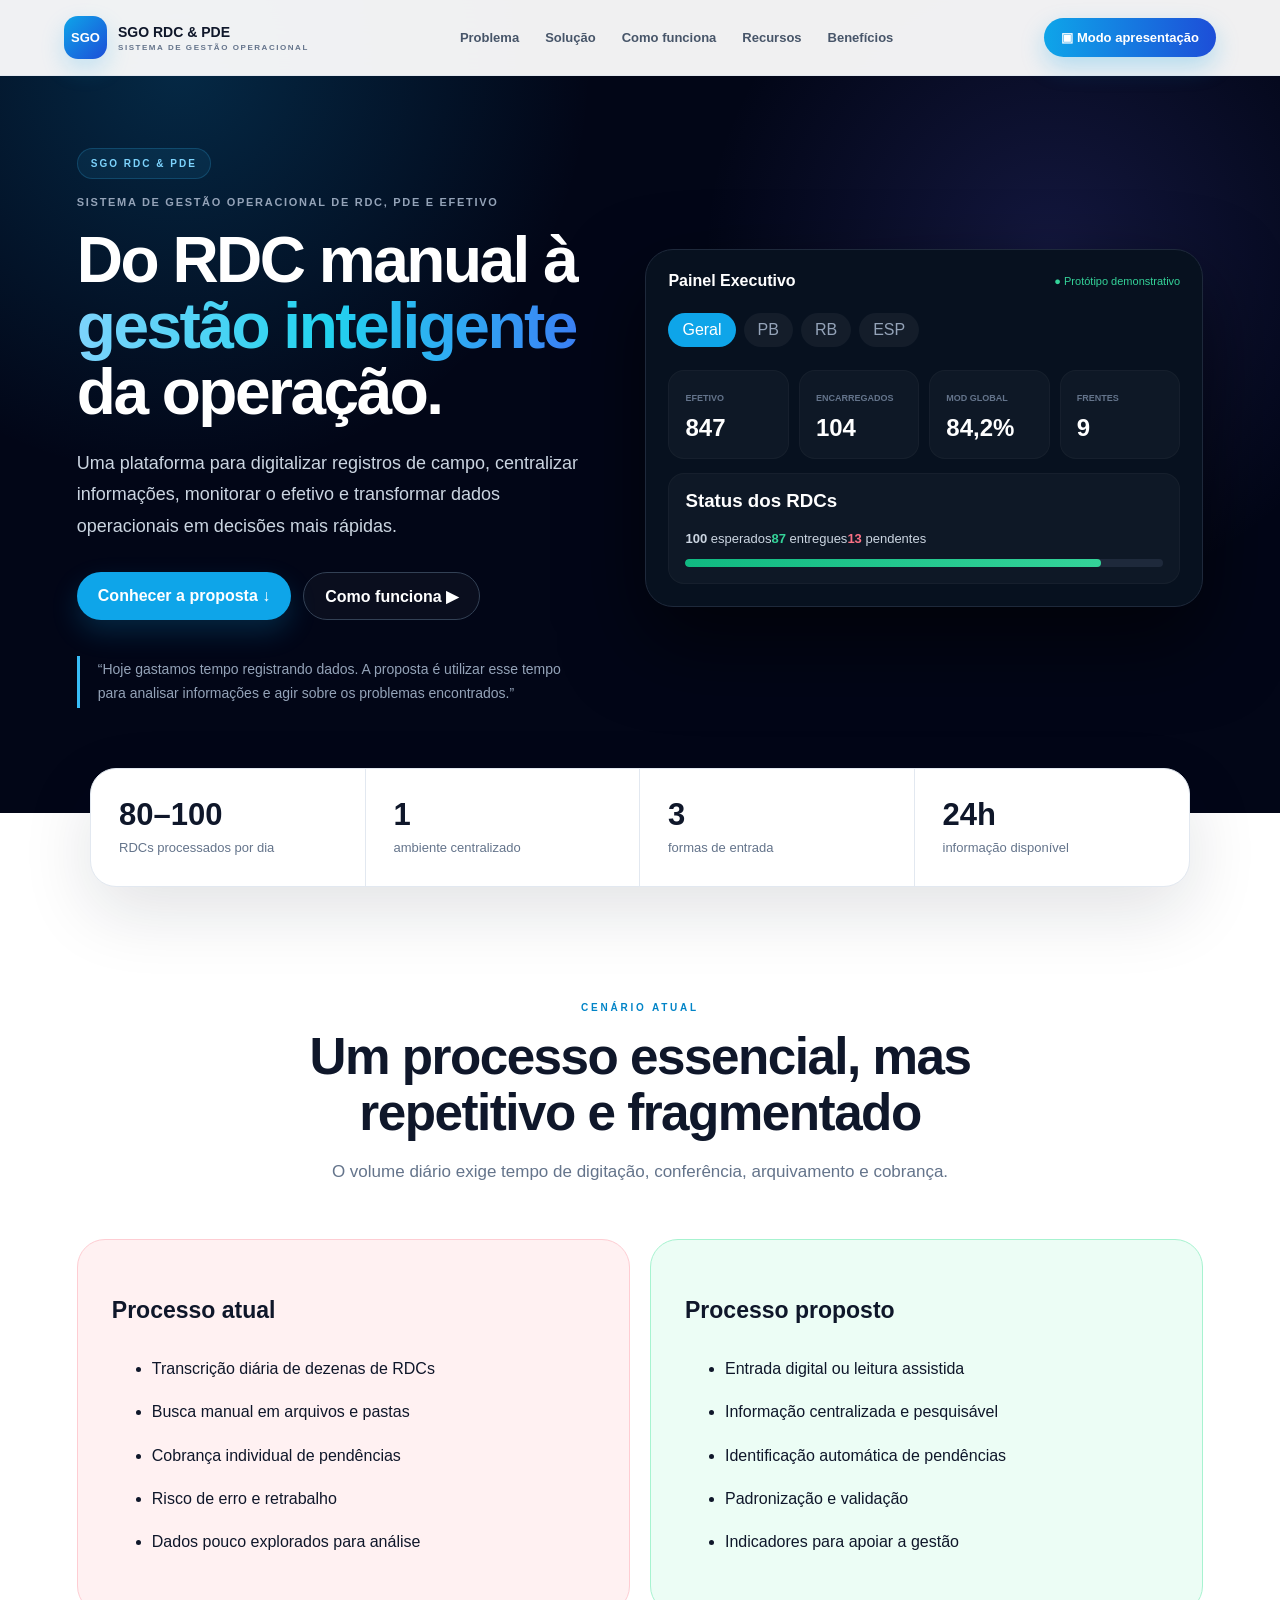
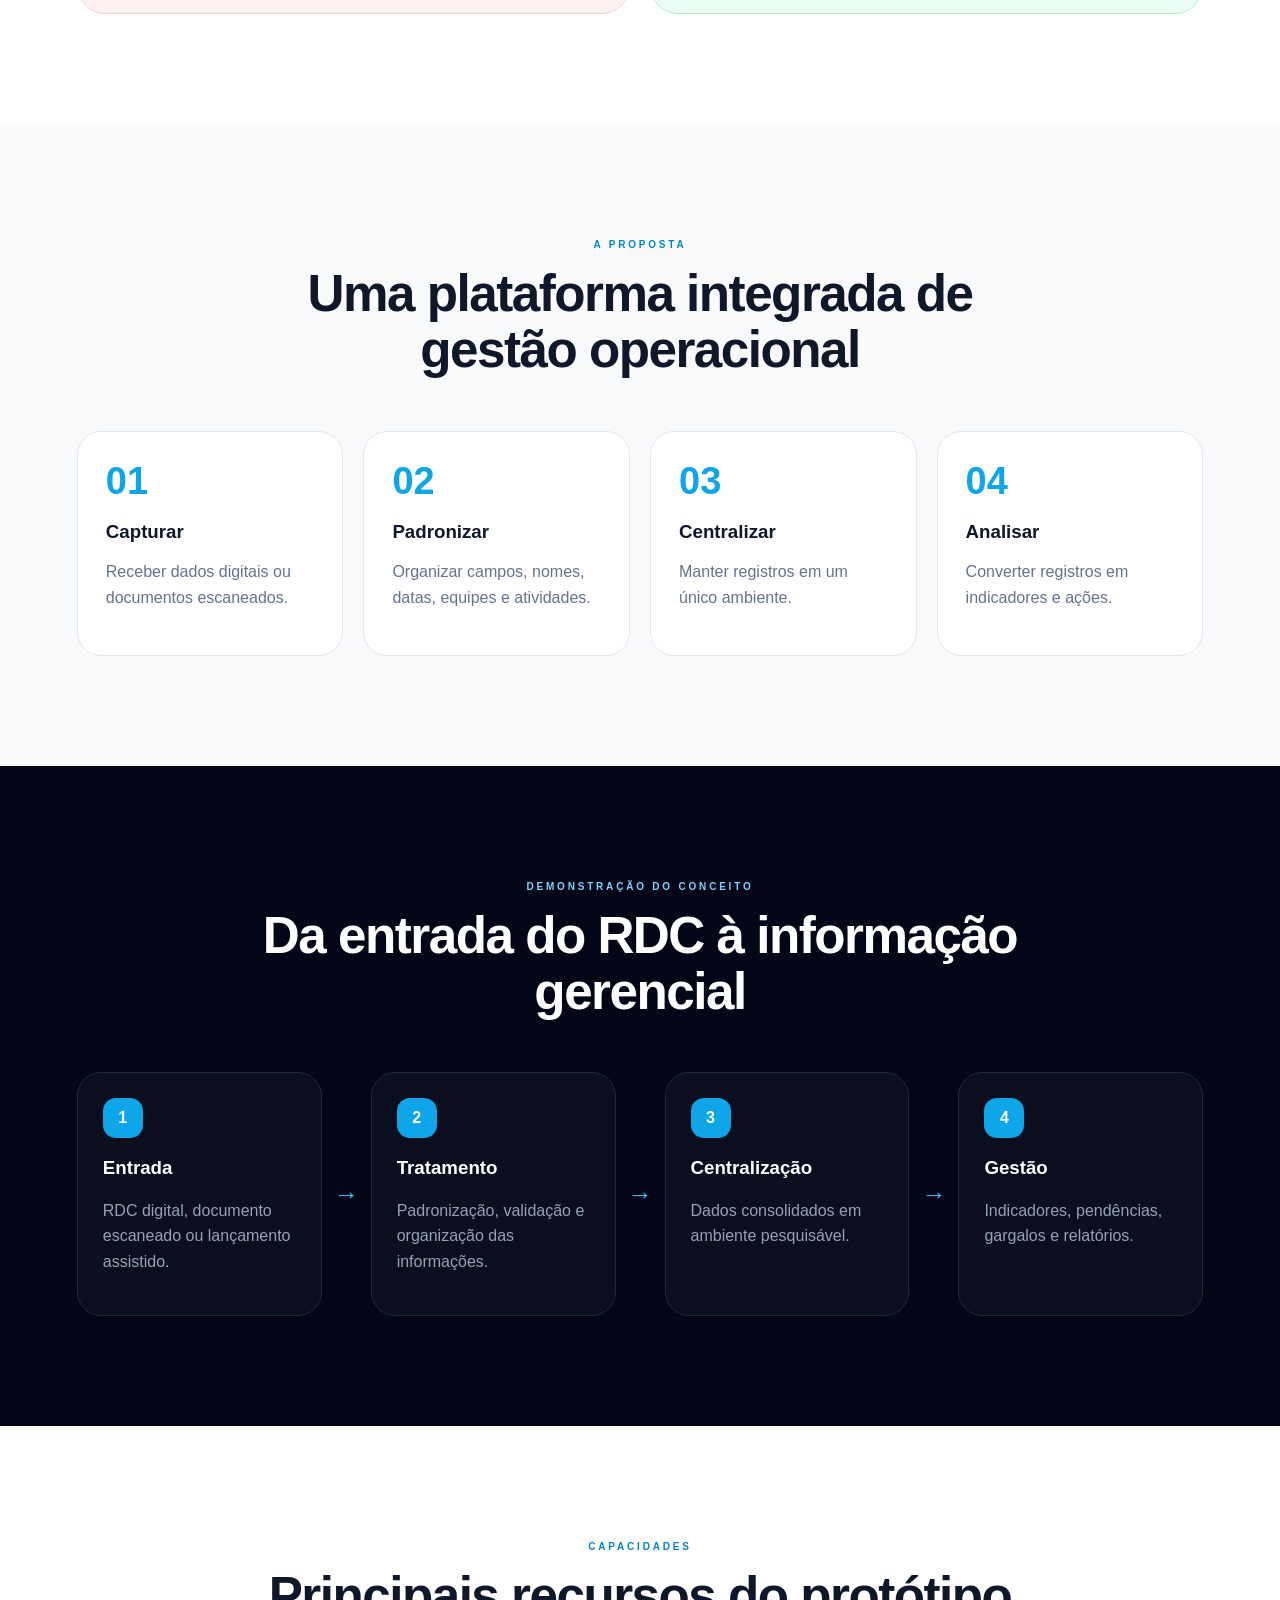
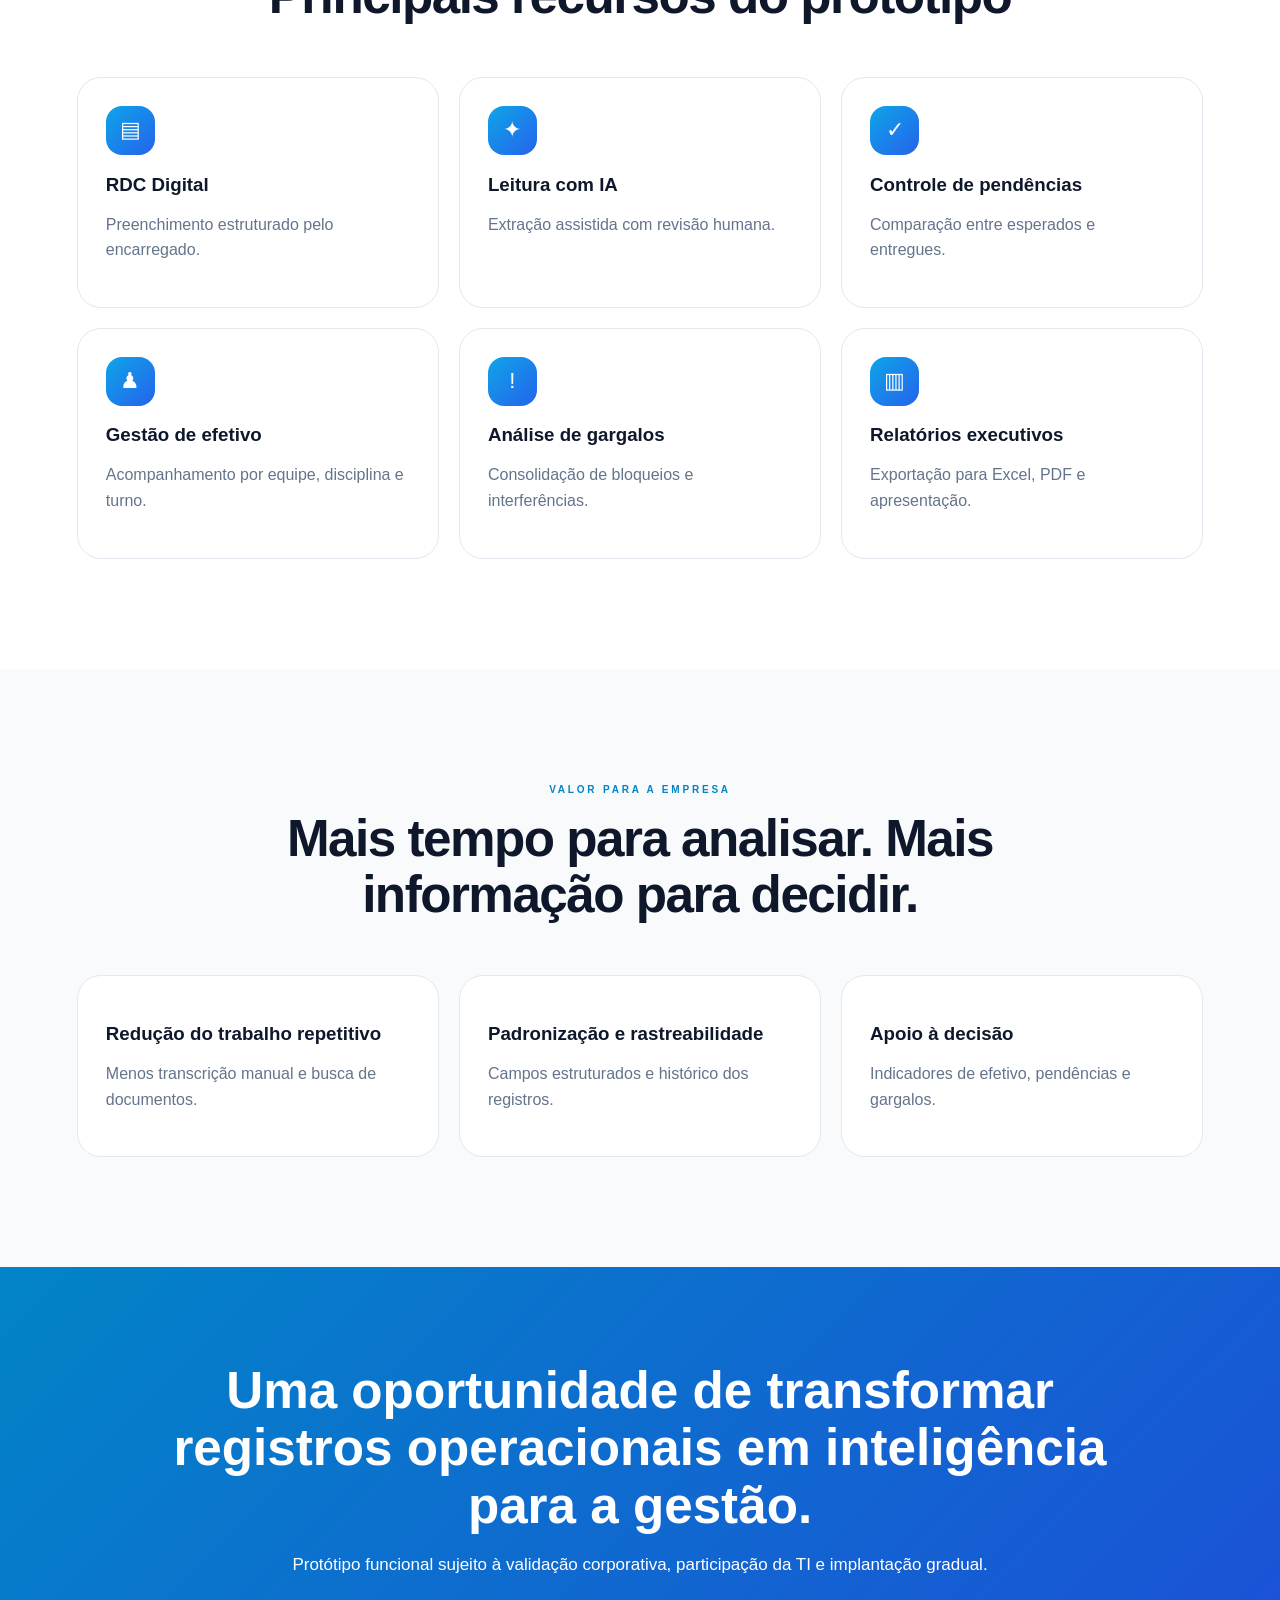
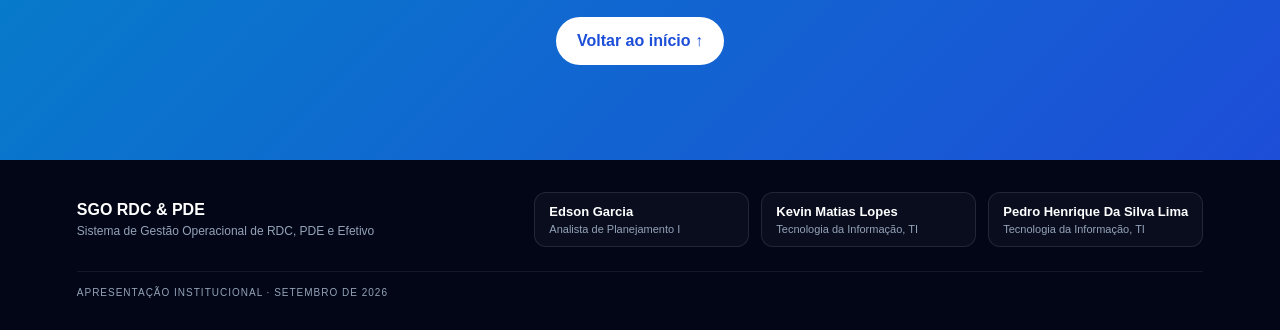
<file: index.html.html>
<!doctype html>
<html lang="pt-BR">
<head>
<meta charset="UTF-8">
<meta name="viewport" content="width=device-width, initial-scale=1, viewport-fit=cover">
<meta name="theme-color" content="#020617">
<meta name="description" content="Apresentação institucional do SGO RDC & PDE">
<title>SGO RDC & PDE | Apresentação</title>
<style>
:root{--navy:#020617;--slate:#0f172a;--muted:#64748b;--line:#e2e8f0;--blue:#0ea5e9;--blue2:#1d4ed8;--green:#10b981;--red:#f43f5e;--white:#fff}
*{box-sizing:border-box}html{scroll-behavior:smooth;scroll-padding-top:84px}body{margin:0;font-family:Inter,Segoe UI,Arial,sans-serif;color:var(--slate);background:#fff;overflow-x:hidden}button,a{font:inherit}a{-webkit-tap-highlight-color:transparent}
.header{position:fixed;z-index:50;top:0;left:0;width:100%;height:76px;padding:0 max(5%,20px);display:flex;align-items:center;justify-content:space-between;gap:20px;background:rgba(255,255,255,.94);backdrop-filter:blur(18px);border-bottom:1px solid rgba(226,232,240,.8);transition:.25s}.brand{display:flex;align-items:center;gap:11px;color:var(--slate);text-decoration:none;min-width:max-content}.logo{display:grid;place-items:center;width:43px;height:43px;border-radius:14px;background:linear-gradient(135deg,var(--blue),var(--blue2));color:#fff;font-size:13px;font-weight:900;box-shadow:0 10px 25px #0ea5e933}.brand-copy{display:grid;gap:3px}.brand-copy b{font-size:14px}.brand-copy small{font-size:8px;letter-spacing:1.55px;text-transform:uppercase;color:var(--muted);font-weight:800}.nav{display:flex;align-items:center;gap:4px}.nav a{padding:10px 11px;border-radius:999px;color:#475569;text-decoration:none;font-size:13px;font-weight:700;transition:.2s}.nav a:hover{background:#f1f5f9;color:#0369a1}.present{border:0;border-radius:999px;padding:12px 17px;color:#fff;font-size:13px;font-weight:900;cursor:pointer;background:linear-gradient(90deg,var(--blue),var(--blue2));box-shadow:0 10px 25px #0ea5e944;white-space:nowrap}.menu-btn{display:none;border:0;background:#f1f5f9;border-radius:12px;width:42px;height:42px;font-size:22px;color:var(--slate)}
.hero{min-height:760px;padding:148px 6% 105px;display:grid;grid-template-columns:minmax(0,.95fr) minmax(460px,1.05fr);gap:64px;align-items:center;background:radial-gradient(circle at 14% 8%,#0ea5e938,transparent 31%),radial-gradient(circle at 82% 31%,#6366f12e,transparent 29%),var(--navy);color:#fff}.tag{display:inline-flex;padding:9px 13px;border:1px solid #38bdf833;border-radius:999px;background:#38bdf814;color:#7dd3fc;font-size:10px;font-weight:900;letter-spacing:2px}.system-name{margin:17px 0 0;color:#94a3b8;font-size:11px;font-weight:800;letter-spacing:1.7px;text-transform:uppercase}.hero h1{margin:20px 0 22px;font-size:clamp(46px,5vw,72px);line-height:1.03;letter-spacing:-2.5px}.hero h1 em{font-style:normal;background:linear-gradient(90deg,#7dd3fc,#22d3ee,#3b82f6);background-clip:text;color:transparent}.lead{max-width:680px;color:#cbd5e1;font-size:18px;line-height:1.75}.actions{display:flex;gap:12px;margin:30px 0}.actions a,.cta a{display:inline-flex;align-items:center;justify-content:center;min-height:48px;padding:13px 21px;border-radius:999px;text-decoration:none;font-weight:850}.primary{background:var(--blue);color:#fff;box-shadow:0 12px 28px #0ea5e933}.secondary{border:1px solid #334155;background:#ffffff08;color:#fff}.quote{margin:36px 0 0;padding:2px 0 2px 18px;border-left:3px solid #38bdf8;color:#94a3b8;font-size:14px;line-height:1.7}
.dashboard{border:1px solid #1e293b;border-radius:28px;background:#07111f;padding:22px;box-shadow:0 35px 80px #0009}.dash-head{display:flex;justify-content:space-between;align-items:center;gap:20px}.dash-head span{color:#34d399;font-size:11px}.filters{display:flex;gap:8px;margin:23px 0}.filters button{border:0;padding:8px 14px;border-radius:999px;background:#ffffff0d;color:#94a3b8;cursor:pointer}.filters .active{background:var(--blue);color:#fff}.kpis{display:grid;grid-template-columns:repeat(4,1fr);gap:10px}.kpis article,.status{padding:16px;background:#ffffff08;border:1px solid #ffffff08;border-radius:16px}.kpis small{color:#64748b;font-size:9px;font-weight:800}.kpis strong{display:block;margin-top:9px;font-size:24px}.status{margin-top:14px}.status h3{margin-top:0}.status p{color:#cbd5e1;font-size:13px}.green{color:#34d399}.red{color:#fb7185}.bar{height:8px;background:#1e293b;border-radius:8px;overflow:hidden}.bar i{display:block;width:87%;height:100%;background:linear-gradient(90deg,#10b981,#34d399);border-radius:8px}
.stats{position:relative;z-index:3;max-width:1100px;margin:-45px auto 0;display:grid;grid-template-columns:repeat(4,1fr);background:#fff;border:1px solid var(--line);border-radius:26px;box-shadow:0 25px 70px #0f172a1f;overflow:hidden}.stats article{padding:28px;border-right:1px solid var(--line)}.stats article:last-child{border:0}.stats b{display:block;font-size:31px}.stats span{display:block;margin-top:6px;color:var(--muted);font-size:13px;line-height:1.45}.section{padding:110px 6%}.alt{background:#f8fafc}.dark{background:var(--navy);color:#fff}.title{max-width:820px;margin:0 auto 52px;text-align:center}.title small{color:#0284c7;font-size:10px;font-weight:900;letter-spacing:2.8px}.dark .title small{color:#7dd3fc}.title h2{margin:14px 0;font-size:clamp(34px,4vw,52px);line-height:1.1;letter-spacing:-1.5px}.title p{color:var(--muted);font-size:17px;line-height:1.7}.compare,.four,.cards,.benefits{display:grid;gap:20px;max-width:1180px;margin:auto}.compare{grid-template-columns:1fr 1fr}.compare article{padding:34px;border-radius:28px}.before{background:#fff1f2;border:1px solid #fecdd3}.after{background:#ecfdf5;border:1px solid #a7f3d0}.compare h3{font-size:23px}.compare li{padding:10px 0;line-height:1.45}.four{grid-template-columns:repeat(4,1fr)}.four article,.cards article,.benefits article{padding:28px;border:1px solid var(--line);border-radius:24px;background:#fff}.four b{color:var(--blue);font-size:38px}.four h3,.cards h3,.benefits h3{margin-bottom:10px}.four p,.cards p,.benefits p{color:var(--muted);line-height:1.6}.flow{max-width:1180px;margin:auto;display:flex;align-items:stretch;gap:12px}.flow article{flex:1;padding:25px;border:1px solid #1e293b;border-radius:24px;background:#ffffff08}.flow article b{display:grid;place-items:center;width:40px;height:40px;border-radius:13px;background:var(--blue)}.flow article p{color:#94a3b8;line-height:1.6}.flow>span{align-self:center;color:#38bdf8;font-size:25px}.cards{grid-template-columns:repeat(3,1fr)}.cards article{transition:.25s}.cards article:hover{transform:translateY(-6px);box-shadow:0 20px 45px #0f172a15}.cards i{display:grid;place-items:center;width:49px;height:49px;border-radius:16px;background:linear-gradient(135deg,var(--blue),#2563eb);color:#fff;font-size:22px;font-style:normal}.benefits{grid-template-columns:repeat(3,1fr)}.cta{padding:95px 9%;text-align:center;color:#fff;background:linear-gradient(135deg,#0284c7,#1d4ed8)}.cta h2{max-width:1000px;margin:0 auto;font-size:clamp(34px,4vw,54px);line-height:1.12}.cta p{font-size:17px;line-height:1.7}.cta a{margin-top:20px;background:#fff;color:#1d4ed8}.footer{padding:32px 6%;display:flex;align-items:center;gap:24px;flex-wrap:wrap;background:var(--navy);color:#94a3b8}.footer-system{display:grid;gap:5px}.footer-system b{color:#fff}.footer-system span{font-size:12px}.footer-team{display:grid;grid-template-columns:repeat(3,minmax(180px,1fr));gap:12px;margin-left:auto}.footer-person{display:grid;gap:4px;padding:11px 14px;border:1px solid #ffffff1a;border-radius:12px;background:#ffffff08}.footer-person strong{color:#fff;font-size:13px}.footer-person small{font-size:11px}.footer-date{width:100%;padding-top:15px;border-top:1px solid #ffffff12;font-size:10px;letter-spacing:1px;text-transform:uppercase}
@media(max-width:1050px){.nav{display:none}.menu-btn{display:block}.present.desktop{display:none}.hero{grid-template-columns:1fr;padding-top:125px}.dashboard{max-width:760px;width:100%;margin:auto}.stats{margin:-32px 24px 0}.four{grid-template-columns:repeat(2,1fr)}.flow{display:grid;grid-template-columns:1fr 1fr}.flow>span{display:none}}
@media(max-width:700px){html{scroll-padding-top:70px}.header{height:68px;padding:0 14px}.logo{width:39px;height:39px;border-radius:12px}.brand-copy b{font-size:12px}.brand-copy small{max-width:180px;font-size:7px}.hero{min-height:auto;padding:104px 20px 72px;gap:42px}.tag{font-size:8px;letter-spacing:1.35px}.system-name{font-size:9px;line-height:1.5}.hero h1{margin-top:18px;font-size:clamp(39px,12vw,52px);line-height:1.04;letter-spacing:-1.8px}.lead{font-size:16px;line-height:1.65}.actions{display:grid;grid-template-columns:1fr;margin:26px 0}.actions a{width:100%}.quote{font-size:13px}.dashboard{padding:16px;border-radius:22px}.dash-head{align-items:flex-start}.dash-head span{max-width:120px;text-align:right;font-size:9px;line-height:1.4}.filters{overflow-x:auto;padding-bottom:3px}.kpis{grid-template-columns:repeat(2,1fr)}.kpis strong{font-size:22px}.status p{display:grid;grid-template-columns:1fr;gap:5px}.stats{grid-template-columns:repeat(2,1fr);margin:-26px 14px 0;border-radius:20px}.stats article{padding:20px;border-bottom:1px solid var(--line)}.stats article:nth-child(2){border-right:0}.stats b{font-size:26px}.section{padding:78px 20px}.title{margin-bottom:34px;text-align:left}.title h2{font-size:34px;letter-spacing:-1px}.title p{font-size:15px}.compare,.four,.cards,.benefits,.flow{grid-template-columns:1fr}.compare article,.four article,.cards article,.benefits article,.flow article{padding:24px;border-radius:21px}.cards{gap:14px}.cards article{display:grid;grid-template-columns:52px 1fr;column-gap:15px;align-items:start}.cards i{grid-row:1/3}.cards h3{margin:2px 0 5px}.cards p{margin:0}.cta{padding:75px 20px}.cta h2{font-size:34px}.footer{padding:28px 20px}.footer-team{width:100%;margin-left:0;grid-template-columns:1fr}.footer-person{width:100%}}
.mobile-menu{position:fixed;z-index:49;top:68px;left:0;right:0;display:none;padding:12px 14px 18px;background:rgba(255,255,255,.98);border-bottom:1px solid var(--line);box-shadow:0 18px 35px #0f172a14}.mobile-menu.open{display:grid}.mobile-menu a,.mobile-menu button{padding:13px 14px;border:0;border-radius:12px;background:transparent;color:var(--slate);text-align:left;text-decoration:none;font-weight:750}.mobile-menu .mobile-present{margin-top:5px;color:#fff;background:linear-gradient(90deg,var(--blue),var(--blue2));text-align:center}
</style>
</head>
<body>
<header class="header"><a class="brand" href="#inicio"><span class="logo">SGO</span><span class="brand-copy"><b>SGO RDC & PDE</b><small>Sistema de Gestão Operacional</small></span></a><nav class="nav"><a href="#problema">Problema</a><a href="#solucao">Solução</a><a href="#fluxo">Como funciona</a><a href="#recursos">Recursos</a><a href="#beneficios">Benefícios</a></nav><button class="present desktop" data-present>▣ Modo apresentação</button><button class="menu-btn" id="menuBtn" aria-label="Abrir menu">☰</button></header>
<div class="mobile-menu" id="mobileMenu"><a href="#problema">Problema</a><a href="#solucao">Solução</a><a href="#fluxo">Como funciona</a><a href="#recursos">Recursos</a><a href="#beneficios">Benefícios</a><button class="mobile-present" data-present>▣ Modo apresentação</button></div>
<main>
<section id="inicio" class="hero"><div><span class="tag">SGO RDC & PDE</span><p class="system-name">Sistema de Gestão Operacional de RDC, PDE e Efetivo</p><h1>Do RDC manual à <em>gestão inteligente</em> da operação.</h1><p class="lead">Uma plataforma para digitalizar registros de campo, centralizar informações, monitorar o efetivo e transformar dados operacionais em decisões mais rápidas.</p><div class="actions"><a class="primary" href="#problema">Conhecer a proposta ↓</a><a class="secondary" href="#fluxo">Como funciona ▶</a></div><blockquote class="quote">“Hoje gastamos tempo registrando dados. A proposta é utilizar esse tempo para analisar informações e agir sobre os problemas encontrados.”</blockquote></div><div class="dashboard"><div class="dash-head"><b>Painel Executivo</b><span>● Protótipo demonstrativo</span></div><div class="filters"><button class="active">Geral</button><button>PB</button><button>RB</button><button>ESP</button></div><div class="kpis"><article><small>EFETIVO</small><strong>847</strong></article><article><small>ENCARREGADOS</small><strong>104</strong></article><article><small>MOD GLOBAL</small><strong>84,2%</strong></article><article><small>FRENTES</small><strong>9</strong></article></div><div class="status"><h3>Status dos RDCs</h3><p><span><b>100</b> esperados</span><span><b class="green">87</b> entregues</span><span><b class="red">13</b> pendentes</span></p><div class="bar"><i></i></div></div></div></section>
<section class="stats"><article><b>80–100</b><span>RDCs processados por dia</span></article><article><b>1</b><span>ambiente centralizado</span></article><article><b>3</b><span>formas de entrada</span></article><article><b>24h</b><span>informação disponível</span></article></section>
<section id="problema" class="section"><div class="title"><small>CENÁRIO ATUAL</small><h2>Um processo essencial, mas repetitivo e fragmentado</h2><p>O volume diário exige tempo de digitação, conferência, arquivamento e cobrança.</p></div><div class="compare"><article class="before"><h3>Processo atual</h3><ul><li>Transcrição diária de dezenas de RDCs</li><li>Busca manual em arquivos e pastas</li><li>Cobrança individual de pendências</li><li>Risco de erro e retrabalho</li><li>Dados pouco explorados para análise</li></ul></article><article class="after"><h3>Processo proposto</h3><ul><li>Entrada digital ou leitura assistida</li><li>Informação centralizada e pesquisável</li><li>Identificação automática de pendências</li><li>Padronização e validação</li><li>Indicadores para apoiar a gestão</li></ul></article></div></section>
<section id="solucao" class="section alt"><div class="title"><small>A PROPOSTA</small><h2>Uma plataforma integrada de gestão operacional</h2></div><div class="four"><article><b>01</b><h3>Capturar</h3><p>Receber dados digitais ou documentos escaneados.</p></article><article><b>02</b><h3>Padronizar</h3><p>Organizar campos, nomes, datas, equipes e atividades.</p></article><article><b>03</b><h3>Centralizar</h3><p>Manter registros em um único ambiente.</p></article><article><b>04</b><h3>Analisar</h3><p>Converter registros em indicadores e ações.</p></article></div></section>
<section id="fluxo" class="section dark"><div class="title"><small>DEMONSTRAÇÃO DO CONCEITO</small><h2>Da entrada do RDC à informação gerencial</h2></div><div class="flow"><article><b>1</b><h3>Entrada</h3><p>RDC digital, documento escaneado ou lançamento assistido.</p></article><span>→</span><article><b>2</b><h3>Tratamento</h3><p>Padronização, validação e organização das informações.</p></article><span>→</span><article><b>3</b><h3>Centralização</h3><p>Dados consolidados em ambiente pesquisável.</p></article><span>→</span><article><b>4</b><h3>Gestão</h3><p>Indicadores, pendências, gargalos e relatórios.</p></article></div></section>
<section id="recursos" class="section"><div class="title"><small>CAPACIDADES</small><h2>Principais recursos do protótipo</h2></div><div class="cards"><article><i>▤</i><div><h3>RDC Digital</h3><p>Preenchimento estruturado pelo encarregado.</p></div></article><article><i>✦</i><div><h3>Leitura com IA</h3><p>Extração assistida com revisão humana.</p></div></article><article><i>✓</i><div><h3>Controle de pendências</h3><p>Comparação entre esperados e entregues.</p></div></article><article><i>♟</i><div><h3>Gestão de efetivo</h3><p>Acompanhamento por equipe, disciplina e turno.</p></div></article><article><i>!</i><div><h3>Análise de gargalos</h3><p>Consolidação de bloqueios e interferências.</p></div></article><article><i>▥</i><div><h3>Relatórios executivos</h3><p>Exportação para Excel, PDF e apresentação.</p></div></article></div></section>
<section id="beneficios" class="section alt"><div class="title"><small>VALOR PARA A EMPRESA</small><h2>Mais tempo para analisar. Mais informação para decidir.</h2></div><div class="benefits"><article><h3>Redução do trabalho repetitivo</h3><p>Menos transcrição manual e busca de documentos.</p></article><article><h3>Padronização e rastreabilidade</h3><p>Campos estruturados e histórico dos registros.</p></article><article><h3>Apoio à decisão</h3><p>Indicadores de efetivo, pendências e gargalos.</p></article></div></section>
<section class="cta"><h2>Uma oportunidade de transformar registros operacionais em inteligência para a gestão.</h2><p>Protótipo funcional sujeito à validação corporativa, participação da TI e implantação gradual.</p><a href="#inicio">Voltar ao início ↑</a></section>
</main>
<footer class="footer"><div class="footer-system"><b>SGO RDC & PDE</b><span>Sistema de Gestão Operacional de RDC, PDE e Efetivo</span></div><div class="footer-team"><span class="footer-person"><strong>Edson Garcia</strong><small>Analista de Planejamento I</small></span><span class="footer-person"><strong>Kevin Matias Lopes</strong><small>Tecnologia da Informação, TI</small></span><span class="footer-person"><strong>Pedro Henrique Da Silva Lima</strong><small>Tecnologia da Informação, TI</small></span></div><div class="footer-date">Apresentação institucional · Setembro de 2026</div></footer>
<script>
const menuBtn=document.getElementById('menuBtn'),mobileMenu=document.getElementById('mobileMenu');menuBtn.addEventListener('click',()=>{mobileMenu.classList.toggle('open');menuBtn.textContent=mobileMenu.classList.contains('open')?'×':'☰'});mobileMenu.querySelectorAll('a').forEach(a=>a.addEventListener('click',()=>{mobileMenu.classList.remove('open');menuBtn.textContent='☰'}));
document.querySelectorAll('[data-present]').forEach(btn=>btn.addEventListener('click',async()=>{try{if(!document.fullscreenElement){await document.documentElement.requestFullscreen();document.querySelectorAll('[data-present]').forEach(x=>x.textContent='× Sair da apresentação');location.hash='inicio'}else await document.exitFullscreen()}catch(e){alert('Use F11 para entrar em tela cheia.')}}));document.addEventListener('fullscreenchange',()=>{if(!document.fullscreenElement)document.querySelectorAll('[data-present]').forEach(x=>x.textContent='▣ Modo apresentação')});document.querySelectorAll('.filters button').forEach(b=>b.addEventListener('click',()=>{document.querySelectorAll('.filters button').forEach(x=>x.classList.remove('active'));b.classList.add('active')}));
</script>
</body></html>
</file>
